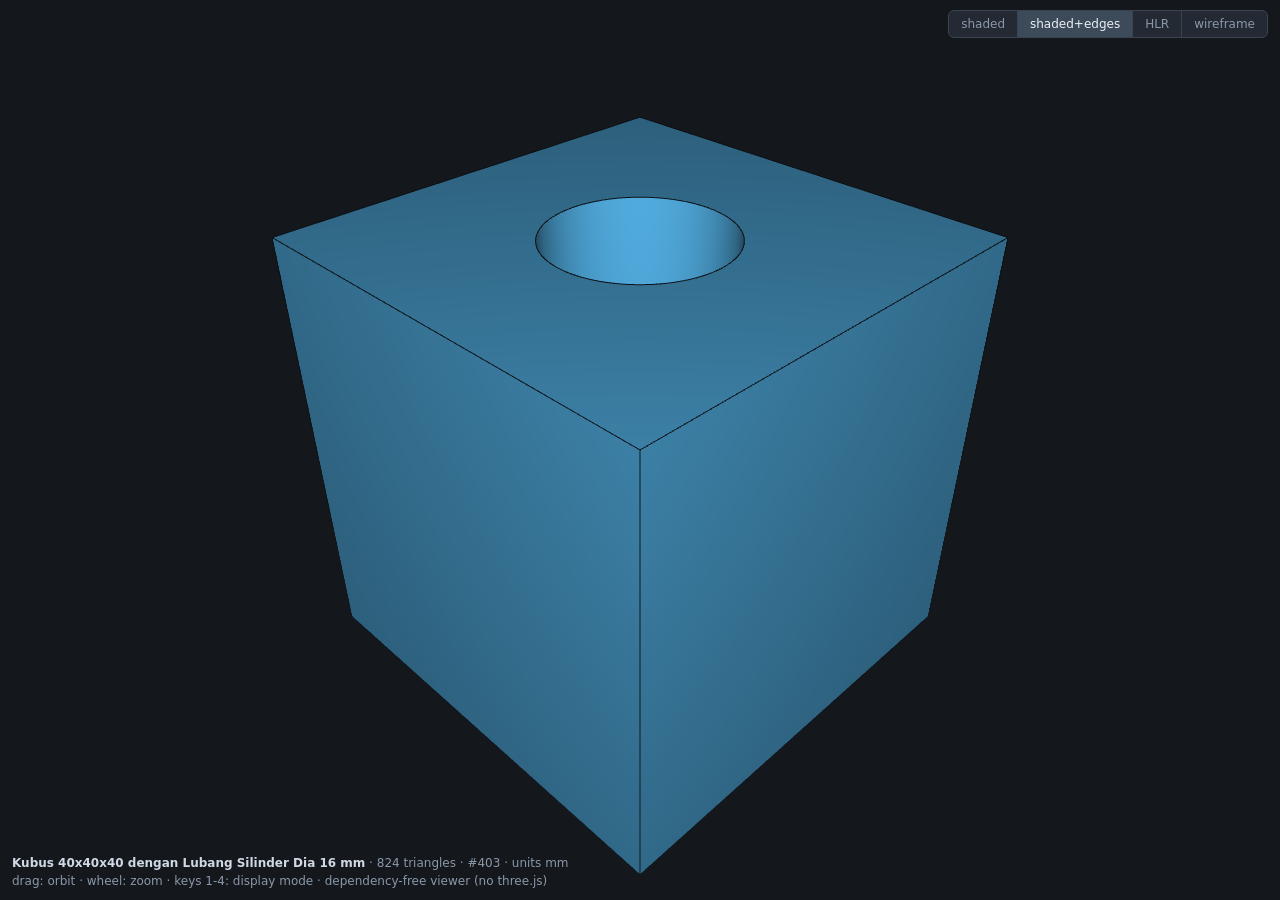
<file: backend/exports/kubus_lubang_16mm_viewer.html>
<!DOCTYPE html>
<html lang="en">
<head>
<meta charset="utf-8">
<meta name="viewport" content="width=device-width, initial-scale=1">
<title>Kubus 40x40x40 dengan Lubang Silinder Dia 16 mm</title>
<style>
  html, body { margin: 0; height: 100%; overflow: hidden; background: #14171c; }
  html.light, html.light body { background: #eef1f5; }
  canvas { display: block; width: 100%; height: 100%; touch-action: none; cursor: grab; }
  canvas:active { cursor: grabbing; }
  #hud { position: fixed; left: 12px; bottom: 10px; color: #8b98a9; font: 12px/1.5 system-ui, sans-serif;
         user-select: none; pointer-events: none; max-width: 90vw; }
  #hud b { color: #cfd8e3; font-weight: 600; }
  /* CADSB-721: the id-list disclosure needs its own click target even though
     the rest of the HUD ignores pointer events (so it never steals the
     canvas drag/orbit gesture). */
  #hud details, #hud summary { pointer-events: auto; }
  #hud summary { cursor: pointer; display: inline; }
  html.light #hud { color: #5c6875; }
  html.light #hud b { color: #1d242c; }
  /* CADSF-610 segmented display-mode control */
  #modes { position: fixed; right: 12px; top: 10px; display: flex; background: #232a33; border: 1px solid #3a4450;
           border-radius: 6px; overflow: hidden; font: 12px system-ui, sans-serif; }
  #modes button { background: transparent; color: #8b98a9; border: 0; border-left: 1px solid #3a4450;
                  padding: 6px 12px; cursor: pointer; font: inherit; }
  #modes button:first-child { border-left: 0; }
  #modes button:hover:not(:disabled) { background: #2d3641; color: #cfd8e3; }
  #modes button[aria-pressed="true"] { background: #3d4a5a; color: #eaf1f8; }
  #modes button:disabled { opacity: 0.35; cursor: not-allowed; }
  html.light #modes { background: #ffffff; border-color: #c3ccd6; }
  html.light #modes button { color: #5c6875; border-left-color: #c3ccd6; }
  html.light #modes button[aria-pressed="true"] { background: #d7e0ea; color: #101519; }
</style>
</head>
<body>
<canvas id="c"></canvas>
<div id="hud"><b>Kubus 40x40x40 dengan Lubang Silinder Dia 16 mm</b> · 824 triangles · #403 · units mm<br>
drag: orbit · wheel: zoom · keys 1-4: display mode · dependency-free viewer (no three.js)</div>
<div id="modes" role="group" aria-label="display mode">
<button type="button" data-mode="shaded" title="shaded solid (key 1)">shaded</button>
<button type="button" data-mode="shaded+edges" title="shaded solid + B-rep edges (key 2)">shaded+edges</button>
<button type="button" data-mode="hlr" title="hidden-line removed (key 3)">HLR</button>
<button type="button" data-mode="wireframe" title="all edges, hidden ones included (key 4)">wireframe</button>
</div>
<script>
// ── the SAME decoder cad_mesh_payload publishes as a resource, verbatim ──
'use strict';
/**
 * packages/mcp/src/tools/output/meshPayloadDecoder.js — CADSF-397
 *
 * THE INVERSE OF ./meshPayload.js, and the file `cad_mesh_payload`'s consumer
 * actually runs. It is shipped verbatim as the MCP resource
 * `cadsolver://viewer/decode-mesh.js` (read straight off disk — see
 * output/index.js), so the decoder an artifact pastes in and the decoder this
 * package's tests run are THE SAME BYTES. A decoder documented in prose beside
 * an encoder is a decoder that drifts; this one cannot, because
 * test/cadsf-397.test.js round-trips real geometry through this exact file and
 * the resource is `fs.readFileSync(__filename)`.
 *
 * Dual-mode on purpose: plain function declarations, no `require`, no
 * top-level `await`, and the CommonJS export guarded at the bottom. Paste it
 * into a browser <script> / a Claude artifact and `decodeMeshPayload` is
 * simply in scope; `require()` it from Node and you get the same functions.
 *
 * Usage (three.js artifact):
 *
 *     const m = decodeMeshPayload(payload);           // payload = tool result
 *     const g = new THREE.BufferGeometry();
 *     g.setAttribute('position', new THREE.BufferAttribute(m.positions, 3));
 *     if (m.normals) g.setAttribute('normal', new THREE.BufferAttribute(m.normals, 3));
 *     g.setIndex(new THREE.BufferAttribute(m.indices, 1));
 *     scene.add(new THREE.Mesh(g, new THREE.MeshStandardMaterial()));
 *     camera.up.set(0, 0, 1);                         // payload.upAxis === '+Z'
 *     camera.position.set(...m.camera.position);
 *     camera.lookAt(...m.camera.target);
 *
 * Every buffer is little-endian, which is the only byte order any browser or
 * Node platform this can run on actually uses (typed-array views take the
 * host's order; there is no big-endian target left in practice).
 *
 * CADSF-416 (format cadsolver.mesh/2): `indices` may now be FACE-LOCAL
 * (`indices.local: true`) — decodeIndices() reads `faces[]` to add each
 * face's vertexStart back on. /1 payloads (no `local` key) decode exactly as
 * before; this file reads both.
 *
 * CADSB-294 (format cadsolver.mesh/3): a payload MAY also carry `instances`
 * — positions/normals/indices/faces/edges still decode to exactly ONE body
 * (the prototype of a cad_pattern_copies result); `decoded.instances`, when
 * present, is `[{solidId, translation:[x,y,z], quaternion:[x,y,z,w]}, ...]`,
 * one entry per instance the pattern actually has (draw the SAME decoded
 * geometry once per entry, placed by that entry's translation+quaternion —
 * three.js: `mesh.position.fromArray(t); mesh.quaternion.fromArray(q)` per
 * instance, or one row of an `InstancedMesh`'s matrix per entry). Code that
 * does not read `decoded.instances` still gets one fully correct body.
 */

/** base64 -> Uint8Array. Uses atob in a browser, Buffer in Node. */
function b64ToBytes(b64) {
    if (typeof atob === 'function') {
        const bin = atob(b64);
        const out = new Uint8Array(bin.length);
        for (let i = 0; i < bin.length; i++) out[i] = bin.charCodeAt(i);
        return out;
    }
    const buf = Buffer.from(b64, 'base64');
    return new Uint8Array(buf.buffer, buf.byteOffset, buf.byteLength);
}

/** Copy into a fresh ArrayBuffer so typed-array views are always aligned. */
function alignedBuffer(bytes) {
    const copy = new Uint8Array(bytes.length);
    copy.set(bytes);
    return copy.buffer;
}

/**
 * Decode a quantized (or float32) position buffer into a Float32Array of
 * x,y,z triples: `p = origin + q * scale`, exactly the affine transform
 * glTF's KHR_mesh_quantization carries on the node.
 */
function decodePositions(block) {
    const bytes = b64ToBytes(block.base64);
    if (block.encoding === 'float32') return new Float32Array(alignedBuffer(bytes));
    const q = block.encoding === 'quantized-uint8'
        ? new Uint8Array(alignedBuffer(bytes))
        : new Uint16Array(alignedBuffer(bytes));
    const out = new Float32Array(q.length);
    const o = block.origin;
    const s = block.scale;
    for (let i = 0; i < q.length; i += 3) {
        out[i] = o[0] + q[i] * s[0];
        out[i + 1] = o[1] + q[i + 1] * s[1];
        out[i + 2] = o[2] + q[i + 2] * s[2];
    }
    return out;
}

/**
 * Octahedral unit-vector decode (Cigolle, Donow, Evangelakos, Mara, McGuire,
 * Meyer — "A Survey of Efficient Representations for Independent Unit
 * Vectors", JCGT 3(2), 2014 — the same scheme glTF's KHR_mesh_quantization
 * and meshoptimizer use for 8-bit normals).
 */
function octDecode(a, b) {
    let x = a / 127;
    let y = b / 127;
    const z = 1 - Math.abs(x) - Math.abs(y);
    if (z < 0) {
        const ox = (1 - Math.abs(y)) * (x >= 0 ? 1 : -1);
        const oy = (1 - Math.abs(x)) * (y >= 0 ? 1 : -1);
        x = ox;
        y = oy;
    }
    const len = Math.sqrt(x * x + y * y + z * z) || 1;
    return [x / len, y / len, z / len];
}

/** Decode a normal buffer into a Float32Array of x,y,z triples. */
function decodeNormals(block) {
    const bytes = b64ToBytes(block.base64);
    if (block.encoding === 'float32') return new Float32Array(alignedBuffer(bytes));
    const oct = new Int8Array(alignedBuffer(bytes));
    const out = new Float32Array((oct.length / 2) * 3);
    for (let i = 0, o = 0; i < oct.length; i += 2, o += 3) {
        const n = octDecode(oct[i], oct[i + 1]);
        out[o] = n[0];
        out[o + 1] = n[1];
        out[o + 2] = n[2];
    }
    return out;
}

/**
 * Decode an index buffer into a Uint32Array (uint8/uint16 buffers are
 * widened). CADSF-416: when `block.local` is true, the raw values are
 * FACE-LOCAL (0-based within each face's own vertex range, see
 * meshPayload.js's encodeIndicesLocal) — this walks `faces[]` and adds each
 * face's `vertexStart` back on to recover ordinary global indices, so every
 * OTHER caller of this function (three.js BufferGeometry.setIndex, a raw
 * WebGL element array, …) sees exactly the same shape it always did,
 * regardless of which payload version produced it.
 */
function decodeIndices(block, faces) {
    const bytes = b64ToBytes(block.base64);
    const raw = block.encoding === 'uint8'
        ? new Uint32Array(new Uint8Array(alignedBuffer(bytes)))
        : block.encoding === 'uint16'
            ? new Uint32Array(new Uint16Array(alignedBuffer(bytes)))
            : new Uint32Array(alignedBuffer(bytes));
    if (!block.local || !faces || !faces.length) return raw;
    const out = new Uint32Array(raw.length);
    for (let f = 0; f < faces.length; f++) {
        const face = faces[f];
        const start = face.triangleStart * 3;
        const end = start + face.triangleCount * 3;
        for (let i = start; i < end; i++) out[i] = raw[i] + face.vertexStart;
    }
    return out;
}

/**
 * CADSB-294: decode an `instances` block into one plain object per instance.
 * `arr` is `count` rows of `stride` (7) float32 values: [tx,ty,tz,qx,qy,qz,qw].
 */
function decodeInstances(block) {
    if (!block) return null;
    const arr = new Float32Array(alignedBuffer(b64ToBytes(block.base64)));
    const stride = block.stride || 7;
    const out = new Array(block.count);
    for (let i = 0; i < block.count; i++) {
        const o = i * stride;
        out[i] = {
            solidId: (block.solidIds && block.solidIds[i]) || null,
            translation: [arr[o], arr[o + 1], arr[o + 2]],
            quaternion: [arr[o + 3], arr[o + 4], arr[o + 5], arr[o + 6]],
        };
    }
    return out;
}

/**
 * Decode the whole payload.
 *
 * @param {object} payload the `mesh` object a `cad_mesh_payload` call returns
 * @returns {{positions: Float32Array, normals: Float32Array|null, indices: Uint32Array,
 *            faces: Array, edges: {positions: Float32Array, offsets: Uint32Array}|null,
 *            instances: {solidId:string, translation:number[], quaternion:number[]}[]|null,
 *            bbox: object, center: number[], radius: number, camera: object,
 *            units: string, upAxis: string}}
 */
function decodeMeshPayload(payload) {
    if (!payload || !payload.positions || !payload.indices) {
        throw new Error('decodeMeshPayload: not a cadsolver mesh payload (no positions/indices)');
    }
    let edges = null;
    if (payload.edges) {
        edges = {
            positions: decodePositions(payload.edges),
            offsets: new Uint32Array(alignedBuffer(b64ToBytes(payload.edges.offsets))),
        };
    }
    return {
        format: payload.format,
        units: payload.units,
        upAxis: payload.upAxis,
        positions: decodePositions(payload.positions),
        normals: payload.normals ? decodeNormals(payload.normals) : null,
        indices: decodeIndices(payload.indices, payload.faces),
        faces: payload.faces || [],
        solidIds: payload.solidIds || [],
        edges,
        instances: payload.instances ? decodeInstances(payload.instances) : null,
        bbox: payload.bbox,
        center: payload.center,
        radius: payload.radius,
        camera: payload.camera,
    };
}

/**
 * Walk `edges` as polylines: `forEachEdgePolyline(decoded.edges, (pts) => …)`
 * where `pts` is a Float32Array view of that one polyline's x,y,z points.
 * (three.js: build a LineSegments/Line per polyline, or concatenate.)
 */
function forEachEdgePolyline(edges, fn) {
    if (!edges) return;
    for (let i = 0; i + 1 < edges.offsets.length; i++) {
        const start = edges.offsets[i] * 3;
        const end = edges.offsets[i + 1] * 3;
        fn(edges.positions.subarray(start, end), i);
    }
}

if (typeof module !== 'undefined' && module.exports) {
    module.exports = {
        decodeMeshPayload, decodePositions, decodeNormals, decodeIndices, decodeInstances,
        octDecode, b64ToBytes, forEachEdgePolyline,
    };
}

</script>
<script>
'use strict';
// ── embedded mesh payload (mesh/2 — see cadsolver://schema/mesh-payload) ──
const PAYLOAD = {"format":"cadsolver.mesh/2","units":"mm","upAxis":"+Z","counts":{"vertices":560,"triangles":824,"faces":8,"edges":16},"solidIds":["#403"],"bbox":{"min":[0,0,0],"max":[40,40,40]},"center":[20,20,20],"radius":34.64101615137754,"camera":{"position":[74.87564452480783,-34.87564452480782,74.87564452480783],"target":[20,20,20],"up":[0,0,1],"fovDeg":45,"near":0.034641016151377546,"far":233.61146902056618},"positions":{"encoding":"quantized-uint16","bits":16,"origin":[0,0,0],"scale":[0.0006103608758678569,0.0006103608758678569,0.0006103608758678569],"maxErrorMm":0.00030518043793392844,"base64":"M7MAgP//wrKuhkmSM7MAgAAAwrKuhm3b87IEhf//N7L9if//dLFAjW3b/rDcjv//Ta+Xk23bTa+Xk///J60imP//VqyZmW3bkqpxnP//nqgrn23bk6d6oP//NKQ0pG3bNKQ0pP//eqCTp///K5+eqG3bcZySqv//mZlWrG3bIpgnrf//l5NNr23bl5NNr///3I7+sP//QI10sW3b/Yk3sv//robCsm3bBIXzsv//AIAzs23bAIAzs///+3rzsv//UXnCsm3bAnY3sv//v3J0sW3bI3H+sP//aGxNr23baGxNr///3Wcnrf//ZmZWrG3bjmOSqv//1GCeqG3bhV+Tp///y1s0pG3by1s0pP//bFh6oP//YVcrn23bbVVxnP//qVOZmW3b2FIimP//slCXk23bslCXk///AU/cjv//i05AjW3byE39if//PU2uhm3bDE0Ehf//zUwAgP//zUwAgAAA6UxZg7Zt6UxZg9u2DE0EhQAA6UxZg5IkyE39iQAAyE39iZIkAU/[base64]/Yk3sgAA/Yk3spIk3I7+sAAAl5NNrwAAdZB7sJIkIpgnrQAApZbrrZIkcZySqgAAcZySqpIkeqCTpwAANKQ0pAAAwqF+ppIkk6d6oAAAfqbCoZIkkqpxnAAAkqpxnJIkJ60imAAATa+XkwAA662llpIk/[base64]/Yk3srZtQI10sUmS/[base64]//PU1ReUmSzUwAgAAAPU1ReW3bDE37ev//yE0Cdv//i06/cm3bAU8jcf//slBobG3bslBobP//2FLdZ///qVNmZm3bbVWOY///YVfUYG3bbFiFX///y1vLW23by1vLW///hV9sWP//1GBhV23bjmNtVf//ZmapU23b3WfYUv//aGyyUG3baGyyUP//I3EBT///v3KLTm3bAnbITf//UXk9TW3b+3oMTf//AIDNTG3bAIDNTP//BIUMTf//roY9TW3b/YnITf//QI2LTm3b3I4BT///l5OyUG3bl5OyUP//IpjYUv//mZmpU23bcZxtVf//K59hV23beqBsWP//NKTLW23bNKTLW///k6eFX///nqjUYG3bkqqOY///VqxmZm3bJ63dZ///Ta9obG3bTa9obP///rAjcf//dLG/cm3bN7ICdv//wrJReW3b87L7ev//M7MAgP//M7MAgAAAFrOmfLZtFrOmfNu287L7egAAFrOmfJIkN7ICdgAAN7ICdpIk/rAjcQAATa9obAAAe7CKb5IkJ63dZwAA661aaZIkkqqOYwAAkqqOY5Ikk6eFXwAANKTLWwAAfqY9XpIkeqBsWAAAwqGBWZIkcZxtVQAAcZxtVZIkIpjYUgAAl5OyUAAApZYUUpIk3I4BTwAAdZCET5Ik/YnITQAA/[base64]/ciRJyE0CdrZthE+Kb7Zti06/[base64]/YnITbZtroY9TUmS/[base64]/ciRJN7ICdrZtdLG/ckmSN7ICdtu2wrJReSRJwrJReUmSAAAAAAAAAAD//wAAzUwAgAAADE37egAAyE0CdgAAAU8jcQAAslBobAAA2FLdZwAAbVWOYwAAbFiFXwAAy1vLWwAAhV9sWAAAjmNtVQAA3WfYUgAAaGyyUAAAI3EBTwAAAnbITQAA+3oMTQAAAIDNTAAA//8AAAAA/////wAAAIAzswAA+3rzsgAAAnY3sgAAI3H+sAAAaGxNrwAA3WcnrQAAjmOSqgAAhV+TpwAAy1s0pAAAbFh6oAAAbVVxnAAA2FIimAAAslCXkwAAAU/cjgAAyE39iQAADE0EhQAAM7MAgAAA87IEhQAAN7L9iQAA/rDcjgAATa+XkwAAJ60imAAAkqpxnAAAk6d6oAAANKQ0pAAAeqCTpwAAcZySqgAAIpgnrQAAl5NNrwAA3I7+sAAA/Yk3sgAABIXzsgAABIUMTQAA/YnITQAA3I4BTwAAl5OyUAAAIpjYUgAAcZxtVQAAeqBsWAAANKTLWwAAk6eFXwAAkqqOYwAAJ63dZwAATa9obAAA/rAjcQAAN7ICdgAA87L7egAAAAAAAP////8AAP//AIDNTP//+3oMTf//AnbITf//I3EBT///aGyyUP//3WfYUv//jmNtVf//hV9sWP//y1vLW///bFiFX///bVWOY///2FLdZ///slBobP//AU8jcf//yE0Cdv//DE37ev//zUwAgP//AAD/////////////M7MAgP//87L7ev//N7ICdv///rAjcf//Ta9obP//J63dZ///kqqOY///k6eFX///NKTLW///eqBsWP//cZxtVf//IpjYUv//l5OyUP//3I4BT////YnITf//BIUMTf//AIAzs///BIXzsv///Yk3sv//3I7+sP//l5NNr///Ipgnrf//cZySqv//eqCTp///NKQ0pP//k6d6oP//kqpxnP//J60imP//Ta+Xk////rDcjv//N7L9if//87IEhf//DE0Ehf//yE39if//AU/cjv//slCXk///2FIimP//bVVxnP//bFh6oP//y1s0pP//hV+Tp///jmOSqv//3Wcnrf//aGxNr///I3H+sP//AnY3sv//+3rzsv//AAAAAAAA//8AAAAAAAAAAP////8AAP///////wAAAAD//wAA////////AAD/////AAAAAAAAAAAAAP//AAD//wAAAAD///////8AAAAA/////wAA//////////8AAP//"},"indices":{"encoding":"uint8","local":true,"base64":"[base64]/[base64]/u7zAvL3AvcHAvTDBvS4wRcJDRb7Cvr/[base64]/[base64]/u7zAvL3AvcHAvTDBvS4wRcJDRb7Cvr/[base64]/[base64]/Ez9AE0BBE0FCE0JDE0MlAAECAQMCAAECAQMCAAECAQMCAAECAAID"},"normals":{"encoding":"oct8","base64":"gQCQ8YEAkPGM9ZbrnOWf4qbbptut1K/StM24ybrHwcHBwce6ybjNtNKv1K3bptum4p/lnOuW8ZD1jACBAIELjA+QFZYbnB6fJaYlpiytLq8ztDe4ObpAwUDBRsdIyUzNUdJT1FrbWtth4mTlautw8XT1fwB/AHf4d/h09Xf4autq62HiWttf4FPUVdZMzUzNRsdAwUTFObo7vDO0M7QsrSWmKqsenyChFZYVlguMAIEIifWM+InrluuW4p/bpuCh1K3Wq820zbTHusHBxby6x7zFtM20za3Uptur1p/ioeCW65brjPWQ8Zzlluuh4Jzlluuh4Kbbq9am26vWr9K0za/StM24ybzFuMm8xcHBxbzBwcW8ybjNtMm4zbTSr9ar0q/Wq9um4KHbpuCh5ZzrluWc65bxkPiJ8ZD4iQCBCIkAgQiJD5AVlg+QFZYbnCChG5wgoSWmKqslpiqrLq8ztC6vM7Q3uDu8N7g7vEDBRMVAwUTFSMlMzUjJTM1R0lXWUdJV1lrbX+Ba21/gZOVq62Tlautw8XDxfwBwD38AcA90C2oVZBthHlolWiVTLFEuTDNIN0Y5QD9APzlGN0gzTC5RLFMlWiVaHmEbZBVqD3ALdAB/AH/1dPFw62rlZOJh21rbWtRT0lHNTMlIx0bBQMFAujm4N7Qzry6tLKYlpiWfHpwblhWQD4wLgQCBAIkIiQiMC4kIlhWWFZ8epiWhIK0sqyq0M7QzujnBQLw7x0bFRM1MzUzUU9ta1lXiYeBf62rravV0AH/4dwt0CHcVahVqHmElWiBfLFMqVTNMM0w5RkA/O0RGOUQ7TDNMM1MsWiVVKmEeXyBqFWoVdAtwD2QbahVfIGQbahVfIFolVSpaJVUqUS5MM1EuTDNIN0Q7SDdEO0A/O0RAPztEN0gzTDdIM0wuUSpVLlEqVSVaIF8lWiBfG2QVahtkFWoPcAh3D3AIdwB/+HcAf/h38XDravFw62rlZOBf5WTgX9ta1lXbWtZV0lHNTNJRzUzJSMVEyUjFRMFAvDvBQLw7uDe0M7g3tDOvLqsqry6rKqYloSCmJaEgnBuWFZwblhWQD5APf39/f39/f39/f39/f39/f39/f39/f39/f39/f39/f39/f39/f39/f39/f39/f39/f39/f39/f39/f39/f39/f39/f39/f39/f39/f39/f39/f39/f39/f39/f39/f39/f39/f39/f39/f39/f39/f39/f39/f39/f39/f39/f39/f39/f39/fwAAAAAAAAAAAAAAAAAAAAAAAAAAAAAAAAAAAAAAAAAAAAAAAAAAAAAAAAAAAAAAAAAAAAAAAAAAAAAAAAAAAAAAAAAAAAAAAAAAAAAAAAAAAAAAAAAAAAAAAAAAAAAAAAAAAAAAAAAAAAAAAAAAAAAAAAAAAAAAAAAAAAAAAAAAAAAAAAAAAAAAgQCBAIEAgQB/AH8AfwB/gQCBAIEAgQB/AH8AfwB/AA=="},"edges":{"encoding":"quantized-uint16","bits":16,"origin":[0,0,0],"scale":[0.0006103608758678569,0.0006103608758678569,0.0006103608758678569],"maxErrorMm":0.00030518043793392844,"base64":"AAAAAAAAAAD//wAAAAD//wAA/////wAA/////wAA//8AAAAA//8AAAAAAAAAAAAAzUwAgAAA0Uy7fgAA3Ux3fQAA8Uw0fAAADU3xegAAMU2ueQAAXU1teAAAkU0tdwAAzE3vdQAAEE6ydAAAW052cwAAr049cgAACk8GcQAAbE/[base64]/[base64]/[base64]/[base64]/NpwAA0l7+pgAA3V0ppgAA7lxOpQAABVxtpAAAIVuGowAAQ1qaogAAa1mooQAAmVixoAAAzVe1nwAAB1e0ngAASFaunQAAj1WknAAA3VSVmwAAMlSCmgAAjlNqmQAA8FJPmAAAWlIwlwAAylENlgAAQlHmlAAAwlC9kwAASFCQkgAA109gkQAAbE8ukAAACk/5jgAAr07CjQAAW06JjAAAEE5NiwAAzE0QigAAkU3SiAAAXU2ShwAAMU1RhgAADU0OhQAA8UzLgwAA3UyIggAA0UxEgQAAzUwAgAAAzUwAgAAAAAAAAP////8AAP////8AAP//////////////////AAD/////AAD/////AAAAAP//M7MAgP//M7P/f///LrO7fv//IrN3ff//DrM0fP//8rLxev//zrKuef//orJteP//brItd///M7Lvdf//77GydP//pLF2c///ULE9cv//9bAGcf//k7DRb///KLCfbv//t69vbf//Pa9CbP//va4Za///Na7yaf//pa3PaP//D62wZ///cayVZv//zat9Zf//IqtqZP//cKpbY///t6lRYv//+KhLYf//MqhKYP//ZqdOX///lKZXXv//vKVlXf//3qR5XP//+qOSW///EaOxWv//IqLWWf//LaEBWf//NKAyWP//NZ9pV///Mp6nVv//Kp3rVf//HZw1Vf//DJuHVP//9pnfU///3Zg+U///wJekUv//n5YRUv//epWGUf//UpQBUf//J5OEUP//+ZEPUP//yJChT///lI86T///Xo7bTv//Jo2ETv//64s1Tv//r4rtTf//cYmtTf//Moh2Tf//8YZGTf//sIUeTf//bYT+TP//KoPmTP//5oHWTP//ooDOTP//XX/OTP//GX7WTP//1XzmTP//knv+TP//T3oeTf//DnlGTf//zXd2Tf//jnatTf//UHXtTf//FHQ1Tv//2XKETv//oXHbTv//a3A6T///N2+hT///Bm4PUP//2GyEUP//rWsBUf//hWqGUf//YGkRUv//P2ikUv//Imc+U///CWbfU///82SHVP//4mM1Vf//1WLrVf//zWGnVv//ymBpV///y18yWP//0l4BWf//3V3WWf//7lyxWv//BVySW///IVt5XP//Q1plXf//a1lXXv//mVhOX///zVdKYP//B1dLYf//SFZRYv//j1VbY///3VRqZP//MlR9Zf//jlOVZv//8FKwZ///WlLPaP//ylHyaf//QlEZa///wlBCbP//SFBvbf//10+fbv//bE/Rb///Ck8Gcf//r049cv//W052c///EE6ydP//zE3vdf//kU0td///XU1teP//MU2uef//DU3xev//8Uw0fP//3Ux3ff//0Uy7fv//zUwAgP//zUwAgP//zUwAgP//0UxEgf//3UyIgv//8UzLg///DU0Ohf//MU1Rhv//XU2Sh///kU3SiP//zE0Qiv//EE5Ni///W06JjP//r07Cjf//Ck/5jv//bE8ukP//109gkf//SFCQkv//wlC9k///QlHmlP//ylENlv//WlIwl///8FJPmP//jlNqmf//MlSCmv//3VSVm///j1WknP//SFaunf//B1e0nv//zVe1n///mVixoP//a1moof//Q1qaov//IVuGo///BVxtpP//7lxOpf//3V0ppv//0l7+pv//y1/Np///ymCWqP//zWFYqf//1WIUqv//4mPKqv//82R4q///CWYgrP//ImfBrP//P2hbrf//YGnurf//hWp5rv//rWv+rv//2Gx7r///Bm7wr///N29esP//a3DFsP//oXEksf//2XJ7sf//FHTKsf//UHUSsv//jnZSsv//zXeJsv//Dnm5sv//T3rhsv//knsBs///1XwZs///GX4ps///XX8xs///ooAxs///5oEps///KoMZs///bYQBs///sIXhsv//8Ya5sv//MoiJsv//cYlSsv//r4oSsv//64vKsf//Jo17sf//Xo4ksf//lI/FsP//yJBesP//+ZHwr///J5N7r///UpT+rv//epV5rv//n5burf//wJdbrf//3ZjBrP//9pkgrP//DJt4q///HZzKqv//Kp0Uqv//Mp5Yqf//NZ+WqP//NKDNp///LaH+pv//IqIppv//EaNOpf//+qNtpP//3qSGo///vKWaov//lKaoof//ZqexoP//Mqi1n///+Ki0nv//t6munf//cKqknP//IquVm///zauCmv//caxqmf//D61PmP//pa0wl///Na4Nlv//va7mlP//Pa+9k///t6+Qkv//KLBgkf//k7AukP//9bD5jv//ULHCjf//pLGJjP//77FNi///M7IQiv//brLSiP//orKSh///zrJRhv//8rIOhf//DrPLg///IrOIgv//LrNEgf//M7MAgP////8AAAAA//8AAP//AAAAAP//AAAAAAAAAAD//wAAAAD//////////////////wAA","polylineCount":16,"pointCount":540,"offsets":"AAAAAAIAAAAEAAAABgAAAAgAAACJAAAACgEAAAwBAAAOAQAAEAEAABIBAACTAQAAFAIAABYCAAAYAgAAGgIAABwCAAA="},"faces":[{"id":"#394","triangleStart":0,"triangleCount":340,"vertexStart":0,"vertexCount":204},{"id":"#401","triangleStart":340,"triangleCount":340,"vertexStart":204,"vertexCount":204},{"id":"#382","triangleStart":680,"triangleCount":68,"vertexStart":408,"vertexCount":68},{"id":"#387","triangleStart":748,"triangleCount":68,"vertexStart":476,"vertexCount":68},{"id":"#83","triangleStart":816,"triangleCount":2,"vertexStart":544,"vertexCount":4},{"id":"#105","triangleStart":818,"triangleCount":2,"vertexStart":548,"vertexCount":4},{"id":"#127","triangleStart":820,"triangleCount":2,"vertexStart":552,"vertexCount":4},{"id":"#139","triangleStart":822,"triangleCount":2,"vertexStart":556,"vertexCount":4}],"bytes":{"positions":4480,"normals":1496,"indices":3296,"edges":4412,"total":15409}};
const mesh = decodeMeshPayload(PAYLOAD);

// ── minimal mat4/vec helpers — no gl-matrix, no dependency at all ─────────
function perspective(fovyRad, aspect, near, far) {
    const f = 1 / Math.tan(fovyRad / 2);
    const nf = 1 / (near - far);
    return [
        f / aspect, 0, 0, 0,
        0, f, 0, 0,
        0, 0, (far + near) * nf, -1,
        0, 0, 2 * far * near * nf, 0,
    ];
}
function lookAt(eye, target, up) {
    let zx = eye[0] - target[0], zy = eye[1] - target[1], zz = eye[2] - target[2];
    let zl = Math.hypot(zx, zy, zz) || 1; zx /= zl; zy /= zl; zz /= zl;
    let xx = up[1] * zz - up[2] * zy, xy = up[2] * zx - up[0] * zz, xz = up[0] * zy - up[1] * zx;
    let xl = Math.hypot(xx, xy, xz) || 1; xx /= xl; xy /= xl; xz /= xl;
    const yx = zy * xz - zz * xy, yy = zz * xx - zx * xz, yz = zx * xy - zy * xx;
    return [
        xx, yx, zx, 0,
        xy, yy, zy, 0,
        xz, yz, zz, 0,
        -(xx * eye[0] + xy * eye[1] + xz * eye[2]),
        -(yx * eye[0] + yy * eye[1] + yz * eye[2]),
        -(zx * eye[0] + zy * eye[1] + zz * eye[2]), 1,
    ];
}
function multiply(a, b) {
    const out = new Array(16);
    for (let i = 0; i < 4; i++) {
        for (let j = 0; j < 4; j++) {
            let s = 0;
            for (let k = 0; k < 4; k++) s += a[k * 4 + j] * b[i * 4 + k];
            out[i * 4 + j] = s;
        }
    }
    return out;
}

// ── canvas + WebGL context (WebGL2 first, WebGL1 + uint32-index ext next) ─
const canvas = document.getElementById('c');
let gl = canvas.getContext('webgl2');
let indexType;
if (gl) {
    indexType = gl.UNSIGNED_INT;
} else {
    gl = canvas.getContext('webgl');
    gl.getExtension('OES_element_index_uint');
    indexType = gl.UNSIGNED_INT;
}

const VERT_SRC = 'attribute vec3 aPosition; attribute vec3 aNormal;'
    + 'uniform mat4 uModelViewProjection; uniform mat4 uModelView;'
    + 'varying vec3 vNormal; varying vec3 vViewPos;'
    + 'void main() {'
    + '  vNormal = mat3(uModelView) * aNormal;'
    + '  vec4 viewPos = uModelView * vec4(aPosition, 1.0);'
    + '  vViewPos = viewPos.xyz;'
    + '  gl_Position = uModelViewProjection * vec4(aPosition, 1.0);'
    + '}';
// Headlamp shading: the light travels WITH the camera (light dir = -viewPos,
// i.e. from the fragment back to the eye at the view-space origin), so the
// part always looks lit from wherever you are orbiting to, with no light
// uniform to keep in sync with the camera controls.
const FRAG_SRC = 'precision mediump float; varying vec3 vNormal; varying vec3 vViewPos;'
    + 'uniform vec3 uColor;'
    + 'void main() {'
    + '  vec3 N = normalize(vNormal);'
    + '  vec3 L = normalize(-vViewPos);'
    + '  float diff = max(dot(N, L), 0.0);'
    + '  gl_FragColor = vec4(uColor * 0.35 + uColor * diff * 0.75, 1.0);'
    + '}';

function compile(type, src) {
    const s = gl.createShader(type);
    gl.shaderSource(s, src);
    gl.compileShader(s);
    if (!gl.getShaderParameter(s, gl.COMPILE_STATUS)) throw new Error(gl.getShaderInfoLog(s));
    return s;
}
const program = gl.createProgram();
gl.attachShader(program, compile(gl.VERTEX_SHADER, VERT_SRC));
gl.attachShader(program, compile(gl.FRAGMENT_SHADER, FRAG_SRC));
gl.linkProgram(program);
if (!gl.getProgramParameter(program, gl.LINK_STATUS)) throw new Error(gl.getProgramInfoLog(program));
gl.useProgram(program);

const aPosition = gl.getAttribLocation(program, 'aPosition');
const aNormal = gl.getAttribLocation(program, 'aNormal');
const uMVP = gl.getUniformLocation(program, 'uModelViewProjection');
const uMV = gl.getUniformLocation(program, 'uModelView');
const uColor = gl.getUniformLocation(program, 'uColor');

const posBuf = gl.createBuffer();
gl.bindBuffer(gl.ARRAY_BUFFER, posBuf);
gl.bufferData(gl.ARRAY_BUFFER, mesh.positions, gl.STATIC_DRAW);

// Flat per-vertex normals if the payload omitted them (normals:"none").
const normalSource = mesh.normals || new Float32Array(mesh.positions.length).fill(0);
if (!mesh.normals) for (let i = 2; i < normalSource.length; i += 3) normalSource[i] = 1; // +Z fallback
const normBuf = gl.createBuffer();
gl.bindBuffer(gl.ARRAY_BUFFER, normBuf);
gl.bufferData(gl.ARRAY_BUFFER, normalSource, gl.STATIC_DRAW);

const idxBuf = gl.createBuffer();
gl.bindBuffer(gl.ELEMENT_ARRAY_BUFFER, idxBuf);
gl.bufferData(gl.ELEMENT_ARRAY_BUFFER, mesh.indices, gl.STATIC_DRAW);

// CADSF-848: contiguous same-colour triangle runs off the payload's own face
// partition (faces[] are contiguous triangle ranges — splitByFace's
// invariant), merged so a 495-gold-face part is a handful of draw calls, not
// 495. A face without a colour draws in the default body colour, and a
// payload with no coloured face at all keeps the single-draw path below.
const DEFAULT_BODY_COLOUR = [0.30, 0.64, 0.83];
const INDEX_BYTES = 4; // decodeIndices always hands back Uint32Array
const colourRuns = (() => {
    const faces = mesh.faces || [];
    if (!faces.some((f) => f.colour)) return null;
    const runs = [];
    for (const f of faces) {
        const c = f.colour || null;
        const last = runs.length ? runs[runs.length - 1] : null;
        if (last && String(last.c) === String(c)) { last.count += f.triangleCount * 3; continue; }
        runs.push({ c, start: f.triangleStart * 3, count: f.triangleCount * 3 });
    }
    return runs;
})();

// B-rep edge overlay, flattened to a plain LINES vertex buffer (segment
// pairs) once at load time — the same real STEP-curve polylines
// cad_mesh_payload carries, not a triangle-boundary wireframe.
let edgeBuf = null, edgeCount = 0;
if (mesh.edges) {
    const segs = [];
    forEachEdgePolyline(mesh.edges, (pts) => {
        for (let i = 0; i + 3 < pts.length; i += 3) {
            segs.push(pts[i], pts[i + 1], pts[i + 2], pts[i + 3], pts[i + 4], pts[i + 5]);
        }
    });
    if (segs.length) {
        edgeCount = segs.length / 3;
        edgeBuf = gl.createBuffer();
        gl.bindBuffer(gl.ARRAY_BUFFER, edgeBuf);
        gl.bufferData(gl.ARRAY_BUFFER, new Float32Array(segs), gl.STATIC_DRAW);
    }
}

gl.enable(gl.DEPTH_TEST);

// ── CADSF-610: display modes ─────────────────────────────────────────────
// Each mode is (does the solid paint colour?) x (does the solid still write
// depth?) x (are edges drawn, and do they respect that depth?). "hlr" is the
// interesting one: solid:'depth' means colorMask is OFF for the solid pass,
// so it contributes occlusion and nothing else, and the edge pass that
// follows is hidden-line-removed by the z-buffer itself.
const MODES = {
    'shaded':       { solid: 'shade', edges: false, edgeDepth: true,  bg: [0x14, 0x17, 0x1c], edge: [0.11, 0.15, 0.19] },
    'shaded+edges': { solid: 'shade', edges: true,  edgeDepth: true,  bg: [0x14, 0x17, 0x1c], edge: [0.07, 0.10, 0.13] },
    'hlr':          { solid: 'depth', edges: true,  edgeDepth: true,  bg: [0xee, 0xf1, 0xf5], edge: [0.06, 0.09, 0.12] },
    'wireframe':    { solid: 'none',  edges: true,  edgeDepth: false, bg: [0x14, 0x17, 0x1c], edge: [0.85, 0.88, 0.91] },
};
let mode = "shaded+edges";

// ── orbit camera, seeded from the payload's own suggested framing ─────────
const target = mesh.center;
const up = mesh.camera.up;
let eye = mesh.camera.position.slice();
let rel = [eye[0] - target[0], eye[1] - target[1], eye[2] - target[2]];
let radius = Math.hypot(rel[0], rel[1], rel[2]) || 1;
let theta = Math.atan2(rel[1], rel[0]);
let phi = Math.acos(Math.max(-1, Math.min(1, rel[2] / radius)));

function eyeFromSpherical() {
    return [
        target[0] + radius * Math.sin(phi) * Math.cos(theta),
        target[1] + radius * Math.sin(phi) * Math.sin(theta),
        target[2] + radius * Math.cos(phi),
    ];
}

let dragging = false, lastX = 0, lastY = 0;
canvas.addEventListener('pointerdown', (e) => { dragging = true; lastX = e.clientX; lastY = e.clientY; canvas.setPointerCapture(e.pointerId); });
canvas.addEventListener('pointerup', () => { dragging = false; });
canvas.addEventListener('pointermove', (e) => {
    if (!dragging) return;
    const dx = e.clientX - lastX, dy = e.clientY - lastY;
    lastX = e.clientX; lastY = e.clientY;
    theta -= dx * 0.01;
    phi = Math.max(0.02, Math.min(Math.PI - 0.02, phi - dy * 0.01));
});
canvas.addEventListener('wheel', (e) => {
    e.preventDefault();
    radius = Math.max(mesh.radius * 0.05, Math.min(mesh.radius * 30, radius * (1 + e.deltaY * 0.001)));
}, { passive: false });

// ── mode control: buttons + keys 1-4 ─────────────────────────────────────
// Without edge polylines in the payload there is nothing for "hlr" or
// "wireframe" to draw, so those two are disabled rather than offered as an
// empty canvas — and a build-time display of either falls back to "shaded".
const modeButtons = Array.prototype.slice.call(document.querySelectorAll('#modes button'));
const MODE_ORDER = modeButtons.map((b) => b.dataset.mode);
const edgesAvailable = !!edgeBuf;
if (!edgesAvailable) {
    modeButtons.forEach((b) => { if (MODES[b.dataset.mode].edges) b.disabled = true; });
    if (MODES[mode].edges) mode = 'shaded';
}
function setMode(next) {
    if (!MODES[next] || (!edgesAvailable && MODES[next].edges)) return;
    mode = next;
    modeButtons.forEach((b) => b.setAttribute('aria-pressed', String(b.dataset.mode === mode)));
    // The page chrome (HUD, control) has to follow the render background, or
    // the HLR sheet gets grey-on-white labels.
    document.documentElement.classList.toggle('light', MODES[mode].bg[0] > 128);
}
modeButtons.forEach((b) => b.addEventListener('click', () => setMode(b.dataset.mode)));
addEventListener('keydown', (e) => {
    const i = MODE_ORDER.indexOf(mode);
    if (e.key >= '1' && e.key <= String(MODE_ORDER.length)) setMode(MODE_ORDER[Number(e.key) - 1]);
    else if (e.key === 'm' || e.key === 'M') setMode(MODE_ORDER[(i + 1) % MODE_ORDER.length]);
});
setMode(mode);

function resize() {
    const w = innerWidth, h = innerHeight;
    canvas.width = w * devicePixelRatio;
    canvas.height = h * devicePixelRatio;
    gl.viewport(0, 0, canvas.width, canvas.height);
}
addEventListener('resize', resize);
resize();

function frame() {
    requestAnimationFrame(frame);
    const M = MODES[mode];
    gl.clearColor(M.bg[0] / 255, M.bg[1] / 255, M.bg[2] / 255, 1);
    gl.clear(gl.COLOR_BUFFER_BIT | gl.DEPTH_BUFFER_BIT);

    eye = eyeFromSpherical();
    const aspect = canvas.width / canvas.height;
    const proj = perspective((mesh.camera.fovDeg || 45) * Math.PI / 180, aspect, Math.max(radius * 0.01, mesh.camera.near || 0.1), (mesh.camera.far || radius * 10) + radius * 20);
    const view = lookAt(eye, target, up);
    const mvp = multiply(proj, view);

    if (M.solid !== 'none') {
        // 'depth': paint no colour, only occlusion — that is what turns the
        // edge pass below into hidden-line removal.
        if (M.solid === 'depth') gl.colorMask(false, false, false, false);
        // Push the filled triangles a hair away from the eye so the edge
        // lines that lie exactly ON them win the depth test cleanly instead
        // of stitching in and out as the part rotates.
        if (M.edges) { gl.enable(gl.POLYGON_OFFSET_FILL); gl.polygonOffset(1.0, 1.0); }
        gl.useProgram(program);
        gl.uniformMatrix4fv(uMVP, false, mvp);
        gl.uniformMatrix4fv(uMV, false, view);
        gl.uniform3f(uColor, 0.30, 0.64, 0.83);
        gl.bindBuffer(gl.ARRAY_BUFFER, posBuf);
        gl.enableVertexAttribArray(aPosition);
        gl.vertexAttribPointer(aPosition, 3, gl.FLOAT, false, 0, 0);
        gl.bindBuffer(gl.ARRAY_BUFFER, normBuf);
        gl.enableVertexAttribArray(aNormal);
        gl.vertexAttribPointer(aNormal, 3, gl.FLOAT, false, 0, 0);
        gl.bindBuffer(gl.ELEMENT_ARRAY_BUFFER, idxBuf);
        if (colourRuns && M.solid === 'shade') {
            // CADSF-848: one draw per same-colour run, uColor per run — the
            // depth-only HLR pass below never paints, so it keeps one draw.
            for (const r of colourRuns) {
                const c = r.c || DEFAULT_BODY_COLOUR;
                gl.uniform3f(uColor, c[0], c[1], c[2]);
                gl.drawElements(gl.TRIANGLES, r.count, indexType, r.start * INDEX_BYTES);
            }
        } else {
            gl.drawElements(gl.TRIANGLES, mesh.indices.length, indexType, 0);
        }
        if (M.edges) gl.disable(gl.POLYGON_OFFSET_FILL);
        if (M.solid === 'depth') gl.colorMask(true, true, true, true);
    }

    if (edgeBuf && M.edges) {
        // wireframe = the same edge buffer with the depth test OFF, so the
        // far side of the part shows through. Everything else keeps it on.
        if (!M.edgeDepth) gl.disable(gl.DEPTH_TEST);
        gl.useProgram(program);
        gl.uniformMatrix4fv(uMVP, false, mvp);
        gl.uniformMatrix4fv(uMV, false, view);
        gl.uniform3f(uColor, M.edge[0], M.edge[1], M.edge[2]);
        gl.bindBuffer(gl.ARRAY_BUFFER, edgeBuf);
        gl.enableVertexAttribArray(aPosition);
        gl.vertexAttribPointer(aPosition, 3, gl.FLOAT, false, 0, 0);
        gl.disableVertexAttribArray(aNormal);
        gl.vertexAttrib3f(aNormal, 0, 0, 1);
        gl.drawArrays(gl.LINES, 0, edgeCount);
        if (!M.edgeDepth) gl.enable(gl.DEPTH_TEST);
    }
}
requestAnimationFrame(frame);
</script>
</body>
</html>
</file>
